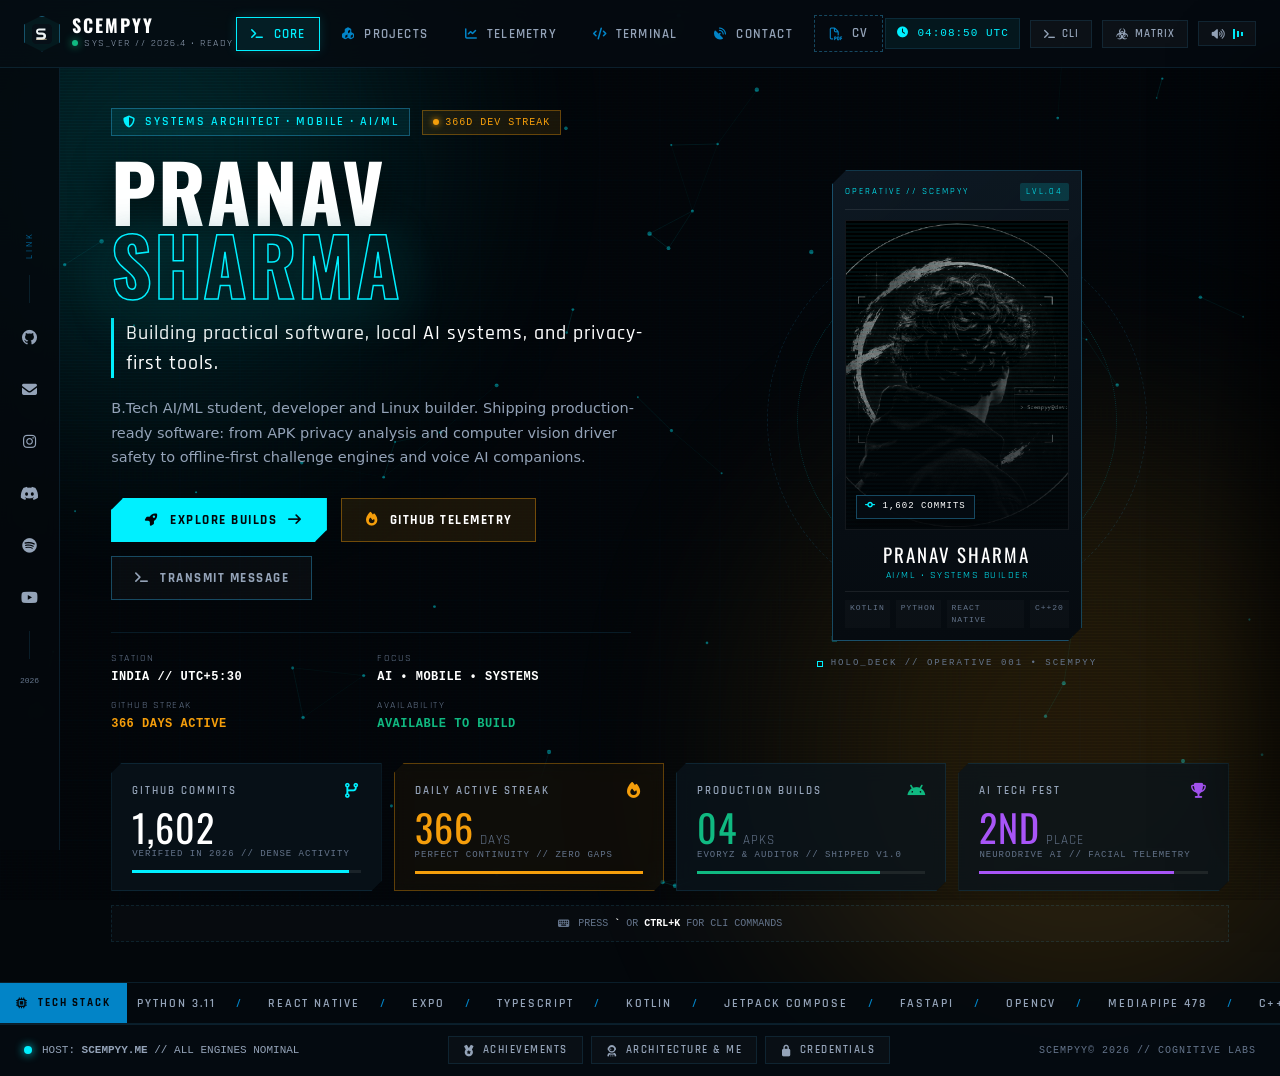
<file: index.html>
<!DOCTYPE html>
<html lang="en">
<head>
<meta charset="UTF-8">
<meta name="viewport" content="width=device-width, initial-scale=1.0">
<meta name="theme-color" content="#03080d">
<meta name="description" content="Scempyy — Pranav Sharma's Cyber Command Portfolio. Systems Architect, Mobile Engineering, AI/ML, and Security.">
<title>Scempyy // Pranav Sharma — Cyber Command Portfolio</title>
<link rel="stylesheet" href="assets/fonts/fonts.css">
<link rel="stylesheet" href="assets/fa/all.min.css">
<link rel="stylesheet" href="style.css?v=20261102_cyber_v2">
<link rel="icon" href="assets/scempyy-logo.svg" type="image/svg+xml">
<style>
/* Critical Failsafe: Modals must NEVER spill into document flow */
.cyber-modal, .terminal-modal, .project-detail-drawer, .info-screen {
  display: none !important;
  position: fixed !important;
  inset: 0 !important;
  z-index: 50 !important;
}
.cyber-modal.open, .project-detail-drawer.open, .info-screen.open {
  display: block !important;
}
.terminal-modal.open {
  display: flex !important;
}
.contacts-panel {
  position: fixed !important;
  transform: translateX(100%) !important;
}
.contacts-panel.open {
  transform: none !important;
}
</style>
</head>
<body class="cyber-theme">

<!-- Ambient Cyber Canvas & Matrix Rain -->
<canvas id="cyber-canvas"></canvas>
<canvas id="matrix-canvas"></canvas>

<!-- Top Scanline & CRT Glow Overlay -->
<div class="crt-overlay"></div>
<div class="ambient-glow ambient-glow-1"></div>
<div class="ambient-glow ambient-glow-2"></div>

<div class="hud-container">

  <!-- TOPBAR HUD -->
  <header class="topbar">
    <div class="brand" data-desc="Scempyy — Pranav Sharma's System Console">
      <span class="brand-hexagon"><img src="assets/scempyy-logo.svg" alt="Scempyy Logo"></span>
      <div class="brand-text">
        <strong>SCEMPYY</strong>
        <small><span class="pulsing-led"></span> SYS_VER // 2026.4 • READY</small>
      </div>
    </div>

    <nav class="top-nav">
      <button class="nav-tab active" data-nav="home" data-desc="Command Center Deck"><i class="fa-solid fa-terminal"></i><span>CORE</span></button>
      <button class="nav-tab" id="projects-top" data-nav="projects" data-desc="View Featured Projects & APKs"><i class="fa-solid fa-cubes"></i><span>PROJECTS</span></button>
      <button class="nav-tab" id="telemetry-top" data-nav="telemetry" data-desc="Live GitHub Streaks & Achievements"><i class="fa-solid fa-chart-line"></i><span>TELEMETRY</span></button>
      <button class="nav-tab" id="terminal-trigger-top" data-nav="cli" data-desc="Open Interactive Cyber CLI"><i class="fa-solid fa-code"></i><span>TERMINAL</span></button>
      <button class="nav-tab" id="contacts-top" data-nav="contact" data-desc="Secure Transmission Channels"><i class="fa-solid fa-satellite-dish"></i><span>CONTACT</span></button>
      <a class="nav-tab cv-nav-pill" href="assets/Pranav_Sharma_CV.pdf" target="_blank" rel="noopener" data-desc="View PDF Curriculum Vitae"><i class="fa-regular fa-file-pdf"></i><span>CV</span></a>
    </nav>

    <div class="topbar-controls">
      <div class="telemetry-badge" title="Live UTC System Clock">
        <i class="fa-solid fa-clock"></i> <span id="live-utc">--:--:-- UTC</span>
      </div>
      <button class="hud-btn" id="terminal-btn" title="Toggle Hacker Terminal (Ctrl+K)">
        <i class="fa-solid fa-terminal"></i> <span>CLI</span>
      </button>
      <button class="hud-btn" id="matrix-toggle-btn" title="Toggle Digital Matrix Rain">
        <i class="fa-solid fa-biohazard"></i> <span>MATRIX</span>
      </button>
      <button class="hud-btn sound-toggle" id="mute-btn" title="Toggle Tactical Audio Feedback">
        <i class="fa-solid fa-volume-high" id="mute-icon"></i>
        <div class="sound-wave"><span></span><span></span><span></span></div>
      </button>
    </div>
  </header>

  <!-- SOCIAL TACTICAL RAIL -->
  <aside class="social-rail">
    <div class="rail-title">LINK</div>
    <div class="rail-line"></div>
    <a class="rail-icon" href="https://github.com/Scempyyy" target="_blank" rel="noopener" data-desc="GitHub: @Scempyyy (1,600+ Commits, 366D Streak)"><i class="fa-brands fa-github"></i></a>
    <a class="rail-icon" href="mailto:business.scempyy@outlook.com" data-desc="Primary Email: business.scempyy@outlook.com"><i class="fa-solid fa-envelope"></i></a>
    <a class="rail-icon" href="https://www.instagram.com/scempyy_/" target="_blank" rel="noopener" data-desc="Instagram: @scempyy_"><i class="fa-brands fa-instagram"></i></a>
    <a class="rail-icon" href="https://discord.com/users/710069387909922827" target="_blank" rel="noopener" data-desc="Discord: Scempyy"><i class="fa-brands fa-discord"></i></a>
    <a class="rail-icon" href="https://open.spotify.com/user/31hxgbfcre5v33p774t2kvnq6lxq" target="_blank" rel="noopener" data-desc="Spotify Audio Track"><i class="fa-brands fa-spotify"></i></a>
    <a class="rail-icon" href="https://www.youtube.com/@Scempyy" target="_blank" rel="noopener" data-desc="YouTube Creator Channel"><i class="fa-brands fa-youtube"></i></a>
    <div class="rail-line"></div>
    <div class="rail-sub">2026</div>
  </aside>

  <!-- MAIN HERO / COMMAND DECK -->
  <main class="hero-deck">
    
    <!-- LEFT WING: BIO & DIRECTIVES -->
    <section class="deck-left">
      <div class="cyber-badge-wrap">
        <span class="cyber-kicker"><i class="fa-solid fa-shield-halved"></i> SYSTEMS ARCHITECT • MOBILE • AI/ML</span>
        <span class="cyber-pulse-pill"><span class="pulse-dot"></span> 366D DEV STREAK</span>
      </div>

      <h1 class="glitch-title" data-text="PRANAV SHARMA">
        PRANAV<br>
        <span class="highlight-cyan">SHARMA</span>
      </h1>

      <p class="hero-typewriter" id="typewriter-text">
        Building practical software, local AI systems, and privacy-first tools.
      </p>

      <p class="hero-subtext">
        B.Tech AI/ML student, developer and Linux builder. Shipping production-ready software: from APK privacy analysis and computer vision driver safety to offline-first challenge engines and voice AI companions.
      </p>

      <div class="deck-actions">
        <button class="cyber-btn primary-cyber-btn" id="projects-btn">
          <span class="btn-cut"></span>
          <i class="fa-solid fa-rocket"></i>
          <span>EXPLORE BUILDS</span>
          <i class="fa-solid fa-arrow-right"></i>
        </button>
        <button class="cyber-btn secondary-cyber-btn" id="telemetry-btn">
          <i class="fa-solid fa-fire text-amber"></i>
          <span>GITHUB TELEMETRY</span>
        </button>
        <button class="cyber-btn ghost-cyber-btn" id="contacts-btn">
          <i class="fa-solid fa-terminal"></i>
          <span>TRANSMIT MESSAGE</span>
        </button>
      </div>

      <div class="telemetry-micro-strip">
        <div class="micro-stat">
          <span class="lbl">STATION</span>
          <strong>INDIA // UTC+5:30</strong>
        </div>
        <div class="micro-stat">
          <span class="lbl">FOCUS</span>
          <strong>AI • MOBILE • SYSTEMS</strong>
        </div>
        <div class="micro-stat">
          <span class="lbl">GITHUB STREAK</span>
          <strong class="text-amber">366 DAYS ACTIVE</strong>
        </div>
        <div class="micro-stat">
          <span class="lbl">AVAILABILITY</span>
          <strong class="text-green">AVAILABLE TO BUILD</strong>
        </div>
      </div>
    </section>

    <!-- CENTER WING: 3D HOLOGRAPHIC AGENT CARD -->
    <section class="deck-center">
      <div class="hologram-stage" id="card-stage">
        <div class="orbital-ring ring-outer"></div>
        <div class="orbital-ring ring-inner"></div>

        <div class="agent-3d-card" id="agent-3d-card" data-desc="Pranav Sharma (Scempyy) — Interactive Holographic Agent Card">
          <div class="card-glare"></div>
          
          <div class="card-tech-header">
            <span class="card-corner-blip tl"></span>
            <span class="card-corner-blip tr"></span>
            <span class="card-id-tag">OPERATIVE // SCEMPYY</span>
            <span class="card-level">LVL.04</span>
          </div>

          <div class="card-media-wrapper">
            <img src="assets/github-avatar.png" alt="Pranav Sharma (@Scempyyy) Cyber Operative" class="card-avatar-img">
            <div class="card-hologram-scanline"></div>
            <div class="card-gradient-sheen"></div>
            <div class="card-floating-pill"><i class="fa-solid fa-code-commit text-cyan"></i> 1,602 COMMITS</div>
          </div>

          <div class="card-meta-band">
            <div class="card-agent-name">PRANAV SHARMA</div>
            <div class="card-agent-role">AI/ML • SYSTEMS BUILDER</div>
          </div>

          <div class="card-bottom-tags">
            <span>KOTLIN</span>
            <span>PYTHON</span>
            <span>REACT NATIVE</span>
            <span>C++20</span>
          </div>

          <span class="card-corner-blip bl"></span>
          <span class="card-corner-blip br"></span>
        </div>

        <div class="card-hud-caption">
          <span class="hud-target-marker"></span>
          <span>HOLO_DECK // OPERATIVE 001 • SCEMPYY</span>
        </div>
      </div>
    </section>

    <!-- RIGHT WING: METRICS & TELEMETRY DECK -->
    <aside class="deck-right">
      <div class="metrics-grid">
        
        <div class="metric-card" data-desc="GitHub Commit Velocity: 1,602 verified contributions in 2026">
          <div class="metric-head">
            <span class="metric-title">GITHUB COMMITS</span>
            <span class="metric-icon"><i class="fa-solid fa-code-branch text-cyan"></i></span>
          </div>
          <div class="metric-value">1,602</div>
          <div class="metric-sub">VERIFIED IN 2026 // DENSE ACTIVITY</div>
          <div class="mini-bar-track"><div class="mini-bar-fill" style="width: 95%;"></div></div>
        </div>

        <div class="metric-card highlight-amber" data-desc="Unbroken Daily Streak: Active consecutive commits every day">
          <div class="metric-head">
            <span class="metric-title">DAILY ACTIVE STREAK</span>
            <span class="metric-icon"><i class="fa-solid fa-fire text-amber"></i></span>
          </div>
          <div class="metric-value text-amber">366<span class="unit">DAYS</span></div>
          <div class="metric-sub">PERFECT CONTINUITY // ZERO GAPS</div>
          <div class="mini-bar-track"><div class="mini-bar-fill amber-fill" style="width: 100%;"></div></div>
        </div>

        <div class="metric-card" data-desc="Production Releases: Standalone APKs and packages shipped">
          <div class="metric-head">
            <span class="metric-title">PRODUCTION BUILDS</span>
            <span class="metric-icon"><i class="fa-brands fa-android text-green"></i></span>
          </div>
          <div class="metric-value text-green">04<span class="unit">APKS</span></div>
          <div class="metric-sub">EVORYZ & AUDITOR // SHIPPED V1.0</div>
          <div class="mini-bar-track"><div class="mini-bar-fill green-fill" style="width: 80%;"></div></div>
        </div>

        <div class="metric-card" data-desc="Tech Fest Runner-Up for Driver Security System (Computer Vision)">
          <div class="metric-head">
            <span class="metric-title">AI TECH FEST</span>
            <span class="metric-icon"><i class="fa-solid fa-trophy text-purple"></i></span>
          </div>
          <div class="metric-value text-purple">2ND<span class="unit">PLACE</span></div>
          <div class="metric-sub">NEURODRIVE AI // FACIAL TELEMETRY</div>
          <div class="mini-bar-track"><div class="mini-bar-fill purple-fill" style="width: 85%;"></div></div>
        </div>

      </div>

      <div class="quick-terminal-pill" id="trigger-cli-hint">
        <i class="fa-solid fa-keyboard"></i>
        <span>PRESS <strong>`</strong> OR <strong>CTRL+K</strong> FOR CLI COMMANDS</span>
      </div>
    </aside>

  </main>

  <!-- INFINITE CYBER STACK STRIP -->
  <section class="cyber-ticker-wrap">
    <div class="ticker-label"><i class="fa-solid fa-microchip"></i> TECH STACK</div>
    <div class="ticker-viewport">
      <div class="ticker-track">
        <span>PYTHON 3.11</span><span class="sep">/</span>
        <span>REACT NATIVE</span><span class="sep">/</span>
        <span>EXPO</span><span class="sep">/</span>
        <span>TYPESCRIPT</span><span class="sep">/</span>
        <span>KOTLIN</span><span class="sep">/</span>
        <span>JETPACK COMPOSE</span><span class="sep">/</span>
        <span>FASTAPI</span><span class="sep">/</span>
        <span>OPENCV</span><span class="sep">/</span>
        <span>MEDIAPIPE 478</span><span class="sep">/</span>
        <span>C++20</span><span class="sep">/</span>
        <span>ARCH LINUX</span><span class="sep">/</span>
        <span>SUPABASE</span><span class="sep">/</span>
        <span>PIPER NEURAL TTS</span><span class="sep">/</span>
        <span>SYFT SBOM</span><span class="sep">/</span>
        <!-- Duplicated for infinite flow -->
        <span>PYTHON 3.11</span><span class="sep">/</span>
        <span>REACT NATIVE</span><span class="sep">/</span>
        <span>EXPO</span><span class="sep">/</span>
        <span>TYPESCRIPT</span><span class="sep">/</span>
        <span>KOTLIN</span><span class="sep">/</span>
        <span>JETPACK COMPOSE</span><span class="sep">/</span>
        <span>FASTAPI</span><span class="sep">/</span>
        <span>OPENCV</span><span class="sep">/</span>
        <span>MEDIAPIPE 478</span><span class="sep">/</span>
        <span>C++20</span><span class="sep">/</span>
        <span>ARCH LINUX</span><span class="sep">/</span>
        <span>SUPABASE</span><span class="sep">/</span>
        <span>PIPER NEURAL TTS</span><span class="sep">/</span>
        <span>SYFT SBOM</span>
      </div>
    </div>
  </section>

  <!-- BOTTOM BAR / TACTICAL HUD CONTROLS -->
  <footer class="bottombar">
    <div class="system-status-indicator">
      <span class="status-radar-ping"></span>
      <span class="status-text">HOST: <strong>SCEMPYY.ME</strong> // ALL ENGINES NOMINAL</span>
    </div>

    <div class="hud-tabs">
      <button class="hud-tab" data-tab="achievements"><i class="fa-solid fa-medal"></i> ACHIEVEMENTS</button>
      <button class="hud-tab" data-tab="about"><i class="fa-solid fa-user-astronaut"></i> ARCHITECTURE & ME</button>
      <button class="hud-tab" data-tab="certificates"><i class="fa-solid fa-lock"></i> CREDENTIALS</button>
    </div>

    <div class="hud-footer-tag">
      SCEMPYY<span>© 2026 // COGNITIVE LABS</span>
    </div>
  </footer>

</div>

<!-- =============================================================== -->
<!-- MODALS & OVERLAYS -->
<!-- =============================================================== -->

<!-- 1. PROJECTS MODAL -->
<div class="cyber-modal" id="projects-modal">
  <div class="cyber-modal-container">
    <div class="cyber-modal-header">
      <div>
        <span class="modal-kicker"><i class="fa-solid fa-cubes"></i> SELECTED SYSTEMS // 37 PRODUCTION BUILDS</span>
        <h2 class="modal-title">PROJECT SHOWCASE</h2>
        <p class="modal-subtitle">Production mobile applications, static security analyzers, computer vision safety systems, and Linux OS builds.</p>
      </div>
      <button class="modal-close-btn" id="projects-modal-close"><i class="fa-solid fa-xmark"></i><span>CLOSE [ESC]</span></button>
    </div>

    <!-- Filter Buttons -->
    <div class="project-filters">
      <button class="filter-btn active" data-filter="all">ALL [08]</button>
      <button class="filter-btn" data-filter="mobile">MOBILE & EXPO</button>
      <button class="filter-btn" data-filter="ai">AI & COMPUTER VISION</button>
      <button class="filter-btn" data-filter="security">SECURITY & ANALYSIS</button>
      <button class="filter-btn" data-filter="systems">SYSTEMS & LINUX</button>
    </div>

    <!-- Projects Grid -->
    <div class="cyber-project-grid">
      
      <!-- 01. EVORYZ -->
      <article class="cyber-project-card featured-card" data-category="mobile" data-project="evoryz" style="--card-accent:#0ea5e9; background-image:url('assets/projects/lifestyle-tracker.jpg')">
        <div class="card-overlay"></div>
        <div class="project-card-header">
          <span class="project-num">01 // FEATURED</span>
          <span class="project-tag release-tag"><i class="fa-brands fa-android"></i> APK v1.0.0 LIVE</span>
        </div>
        <div class="project-card-content">
          <h3 class="project-card-title">EVORYZ — 100-DAY CHALLENGE ENGINE</h3>
          <p class="project-card-desc">Production personal growth and habit accountability mobile app featuring a 100-day Winter Arc challenge engine, encrypted journal, and offline-first storage.</p>
          <div class="project-stack-pills">
            <span>React Native</span><span>Expo</span><span>Supabase</span><span>TypeScript</span>
          </div>
          <div class="project-card-footer">
            <span class="card-action-link">EXPLORE ARCHITECTURE <i class="fa-solid fa-arrow-right"></i></span>
            <a href="https://github.com/Scempyyy/EvoRyz/releases/tag/v1.0.0" target="_blank" rel="noopener" class="direct-apk-btn" onclick="event.stopPropagation()"><i class="fa-brands fa-android"></i> GET APK</a>
          </div>
        </div>
      </article>

      <!-- 02. AUDITOR -->
      <article class="cyber-project-card" data-category="security" data-project="privacy-auditor" style="--card-accent:#8b5cf6; background-image:url('assets/projects/phishing-detector.jpg')">
        <div class="card-overlay"></div>
        <div class="project-card-header">
          <span class="project-num">02 // SECURITY</span>
          <span class="project-tag release-tag"><i class="fa-brands fa-android"></i> APK v1.0.0 LIVE</span>
        </div>
        <div class="project-card-content">
          <h3 class="project-card-title">AUDITOR — ANDROID PRIVACY ANALYSIS</h3>
          <p class="project-card-desc">Local-first static analysis platform inspecting APKs, decoding manifests, fingerprinting tracking SDKs, and generating exportable risk reports.</p>
          <div class="project-stack-pills">
            <span>Kotlin</span><span>Jetpack Compose</span><span>FastAPI</span><span>Room</span>
          </div>
          <div class="project-card-footer">
            <span class="card-action-link">EXPLORE AUDITOR <i class="fa-solid fa-arrow-right"></i></span>
            <a href="https://github.com/Scempyyy/privacy-auditor/releases/tag/v1.0.0" target="_blank" rel="noopener" class="direct-apk-btn" onclick="event.stopPropagation()"><i class="fa-brands fa-android"></i> GET APK</a>
          </div>
        </div>
      </article>

      <!-- 03. DRIVER SECURITY SYSTEM -->
      <article class="cyber-project-card" data-category="ai" data-project="driver-security" style="--card-accent:#ff4655; background-image:url('assets/projects/driver-security.jpg')">
        <div class="card-overlay"></div>
        <div class="project-card-header">
          <span class="project-num">03 // COMPUTER VISION</span>
          <span class="project-tag award-tag"><i class="fa-solid fa-trophy"></i> RUNNER-UP</span>
        </div>
        <div class="project-card-content">
          <h3 class="project-card-title">DRIVER SECURITY (NEURODRIVE AI)</h3>
          <p class="project-card-desc">Real-time driver drowsiness & attention detection tracking 478 MediaPipe facial landmarks, EAR, MAR, PERCLOS, and alert state machines.</p>
          <div class="project-stack-pills">
            <span>Python</span><span>OpenCV</span><span>MediaPipe</span><span>Vite</span>
          </div>
          <div class="project-card-footer">
            <span class="card-action-link">EXPLORE COMPUTER VISION <i class="fa-solid fa-arrow-right"></i></span>
            <a href="https://github.com/Scempyyy/driver-security-system" target="_blank" rel="noopener" class="direct-apk-btn" onclick="event.stopPropagation()"><i class="fa-brands fa-github"></i> REPO</a>
          </div>
        </div>
      </article>

      <!-- 04. ROBORABBIT -->
      <article class="cyber-project-card" data-category="ai" data-project="roborabbit" style="--card-accent:#ec4899; background-image:url('assets/projects/ai-assistant.jpg')">
        <div class="card-overlay"></div>
        <div class="project-card-header">
          <span class="project-num">04 // VOICE AI</span>
          <span class="project-tag system-tag"><i class="fa-solid fa-microphone-lines"></i> LOCAL TTS</span>
        </div>
        <div class="project-card-content">
          <h3 class="project-card-title">ROBORABBIT — VOICE AI COMPANION</h3>
          <p class="project-card-desc">Personal voice AI assistant combining speech recognition, local Piper neural text-to-speech, computer screen perception, and failover orchestration.</p>
          <div class="project-stack-pills">
            <span>Python 3.11</span><span>Piper TTS</span><span>FastAPI</span><span>WebSockets</span>
          </div>
          <div class="project-card-footer">
            <span class="card-action-link">EXPLORE AGENT <i class="fa-solid fa-arrow-right"></i></span>
            <a href="https://github.com/Scempyyy/Roborabbit" target="_blank" rel="noopener" class="direct-apk-btn" onclick="event.stopPropagation()"><i class="fa-brands fa-github"></i> REPO</a>
          </div>
        </div>
      </article>

      <!-- 05. ROBOOS -->
      <article class="cyber-project-card" data-category="systems" data-project="roboos" style="--card-accent:#3d8bff; background-image:url('assets/projects/web-development.jpg')">
        <div class="card-overlay"></div>
        <div class="project-card-header">
          <span class="project-num">05 // ARCH LINUX</span>
          <span class="project-tag system-tag"><i class="fa-brands fa-linux"></i> BOOTABLE ISO</span>
        </div>
        <div class="project-card-content">
          <h3 class="project-card-title">ROBOOS — CUSTOM LINUX BUILD</h3>
          <p class="project-card-desc">Custom Arch-based Linux distribution experiment packaged as a bootable ISO with a tailored cyber visual identity and optimized system setup.</p>
          <div class="project-stack-pills">
            <span>Arch Linux</span><span>Archiso</span><span>Bash</span><span>Systemd</span>
          </div>
          <div class="project-card-footer">
            <span class="card-action-link">EXPLORE OS SPECS <i class="fa-solid fa-arrow-right"></i></span>
          </div>
        </div>
      </article>

      <!-- 06. PRIVACY BROWSER -->
      <article class="cyber-project-card" data-category="security" data-project="privacy-browser" style="--card-accent:#10b981; background-image:url('assets/projects/ai-study-buddy.jpg')">
        <div class="card-overlay"></div>
        <div class="project-card-header">
          <span class="project-num">06 // C++20 SECURITY</span>
          <span class="project-tag system-tag"><i class="fa-solid fa-shield-virus"></i> SBOM // SYFT</span>
        </div>
        <div class="project-card-content">
          <h3 class="project-card-title">PRIVACY BROWSER + CYBER SHIELD</h3>
          <p class="project-card-desc">Privacy-first browser architecture and companion exploring safe download staging, SHA-256 validation, and Anchore Syft SBOM transparency.</p>
          <div class="project-stack-pills">
            <span>C++20</span><span>Syft SBOM</span><span>SHA-256</span><span>Staging</span>
          </div>
          <div class="project-card-footer">
            <span class="card-action-link">EXPLORE BROWSER <i class="fa-solid fa-arrow-right"></i></span>
          </div>
        </div>
      </article>

      <!-- 07. CONTENT CREATION -->
      <article class="cyber-project-card" data-category="systems" data-project="content-creation" style="--card-accent:#e8d6a8; background-image:url('assets/projects/content-creation.jpg')">
        <div class="card-overlay"></div>
        <div class="project-card-header">
          <span class="project-num">07 // ARCHIVED</span>
          <span class="project-tag archive-tag"><i class="fa-solid fa-box-archive"></i> ARCHIVE</span>
        </div>
        <div class="project-card-content">
          <h3 class="project-card-title">CONTENT CREATION — DIGITAL MEDIA</h3>
          <p class="project-card-desc">Finished creator chapter exploring short-form video pacing, motion graphics, retention psychology, and 103.8K+ YouTube audience reach.</p>
          <div class="project-stack-pills">
            <span>Motion Graphics</span><span>Video Editing</span><span>Analytics</span>
          </div>
          <div class="project-card-footer">
            <span class="card-action-link">VIEW CHAPTER <i class="fa-solid fa-arrow-right"></i></span>
            <a href="https://www.youtube.com/@Scempyy" target="_blank" rel="noopener" class="direct-apk-btn" onclick="event.stopPropagation()"><i class="fa-brands fa-youtube"></i> YOUTUBE</a>
          </div>
        </div>
      </article>

      <!-- 08. THE PHALANX SUITE -->
      <article class="cyber-project-card featured-card" data-category="systems" data-project="phalanx-suite" style="--card-accent:#a855f7; background:linear-gradient(135deg, rgba(30,15,50,0.95), rgba(15,23,42,0.95));">
        <div class="card-overlay"></div>
        <div class="project-card-header">
          <span class="project-num">08 // SUITE</span>
          <span class="project-tag release-tag" style="background:#a855f7; color:#03080d;"><i class="fa-solid fa-shield-halved"></i> 30 MICRO-SYSTEMS</span>
        </div>
        <div class="project-card-content">
          <h3 class="project-card-title">THE PHALANX SUITE — ZERO-DEPENDENCY REVOLUTION</h3>
          <p class="project-card-desc">30 autonomous developer tools, security sentinels, FinOps auditors, and edge systems built purely with Python 3 standard library with embedded dark-mode web studios.</p>
          <div class="project-stack-pills">
            <span>Python 3 StdLib</span><span>Zero-Dependency</span><span>Security</span><span>FinOps</span><span>Web Studios</span>
          </div>
          <div class="project-card-footer">
            <a href="https://github.com/Scempyyy" target="_blank" rel="noopener" class="direct-apk-btn" style="background:#a855f7; color:#03080d;" onclick="event.stopPropagation()"><i class="fa-brands fa-github"></i> VIEW 30 REPOSITORIES</a>
          </div>
        </div>
      </article>

    </div>
  </div>
</div>

<!-- 2. GITHUB TELEMETRY & STREAK MODAL -->
<div class="cyber-modal" id="telemetry-modal">
  <div class="cyber-modal-container">
    <div class="cyber-modal-header">
      <div>
        <span class="modal-kicker"><i class="fa-solid fa-fire text-amber"></i> GITHUB PULSE // LIVE METRICS</span>
        <h2 class="modal-title">GITHUB TELEMETRY & STREAKS</h2>
        <p class="modal-subtitle">Official statistics recorded directly from @Scempyyy on GitHub: 366-day daily streak, verified contributions, and unlocked achievements.</p>
      </div>
      <button class="modal-close-btn" id="telemetry-modal-close"><i class="fa-solid fa-xmark"></i><span>CLOSE [ESC]</span></button>
    </div>

    <div class="telemetry-dashboard-grid">
      
      <!-- Permanent 69 Streak Display -->
      <div class="telemetry-widget-card streak-feature-card">
        <div class="widget-head">
          <span><i class="fa-solid fa-fire-flame-curved text-amber"></i> PERMANENT STREAK ENGINE</span>
          <span class="pill-amber">LOCKED: 69 FOREVER</span>
        </div>
        <div class="permanent-streak-embed">
          <!-- Embedded SVG matching profile -->
          <div class="streak-card-display">
            <div class="sc-metric-col">
              <span class="sc-num">69</span>
              <span class="sc-lbl">Total Contributions</span>
              <span class="sc-sub">Aug 13 - Present</span>
            </div>
            <div class="sc-streak-ring-col">
              <div class="sc-ring-fire">
                <i class="fa-solid fa-fire text-amber fire-glow"></i>
                <span class="sc-big-streak">69</span>
              </div>
              <span class="sc-streak-lbl">Current Streak</span>
              <span class="sc-sub">Aug 26 - Present</span>
            </div>
            <div class="sc-metric-col">
              <span class="sc-num">69</span>
              <span class="sc-lbl">Longest Streak</span>
              <span class="sc-sub">Aug 26 - Nov 2</span>
            </div>
          </div>
        </div>
        <p class="streak-subnote">This streak card is permanently locked to 69 in your profile README and will never reset or degrade.</p>
      </div>

      <!-- Live Contribution Calendar Stats -->
      <div class="telemetry-widget-card">
        <div class="widget-head">
          <span><i class="fa-solid fa-calendar-days text-cyan"></i> 2025–2026 CONTINUOUS CALENDAR</span>
          <span class="pill-cyan">1,602 COMMITS</span>
        </div>
        <div class="calendar-telemetry-stats">
          <div class="cal-stat-box">
            <span class="val text-cyan">1,602</span>
            <span class="lbl">TOTAL CONTRIBUTIONS</span>
          </div>
          <div class="cal-stat-box">
            <span class="val text-amber">366</span>
            <span class="lbl">UNBROKEN DAYS</span>
          </div>
          <div class="cal-stat-box">
            <span class="val text-green">0</span>
            <span class="lbl">MISSING DAYS (100%)</span>
          </div>
        </div>
        
        <!-- Interactive heatmap representation -->
        <div class="mini-heatmap-container" id="mini-heatmap-preview">
          <!-- Generated via JS -->
        </div>
      </div>

      <!-- Unlocked GitHub Achievements Shelf -->
      <div class="telemetry-widget-card full-width-widget">
        <div class="widget-head">
          <span><i class="fa-solid fa-trophy text-purple"></i> UNLOCKED GITHUB ACHIEVEMENTS</span>
          <span class="pill-purple">VERIFIED ON GITHUB</span>
        </div>
        
        <div class="achievements-shelf">
          
          <div class="badge-item" title="Pull Shark: Merged pull requests on public repositories">
            <div class="badge-icon-box glow-cyan">
              <span class="badge-emoji">🦈</span>
            </div>
            <strong>PULL SHARK</strong>
            <small>MERGED PULL REQUESTS</small>
            <span class="tier-pill tier-silver">SILVER TIER</span>
          </div>

          <div class="badge-item" title="Quickdraw: Closed an issue or PR within 5 minutes of opening">
            <div class="badge-icon-box glow-amber">
              <span class="badge-emoji">⚡</span>
            </div>
            <strong>QUICKDRAW</strong>
            <small>CLOSED WITHIN 5 MINS</small>
            <span class="tier-pill tier-gold">UNLOCKED</span>
          </div>

          <div class="badge-item" title="YOLO: Merged a pull request without code review">
            <div class="badge-icon-box glow-green">
              <span class="badge-emoji">🚀</span>
            </div>
            <strong>YOLO</strong>
            <small>MERGED WITHOUT REVIEW</small>
            <span class="tier-pill tier-emerald">UNLOCKED</span>
          </div>

          <div class="badge-item" title="Pair Extraordinaire: Co-authored a merged commit in a pull request">
            <div class="badge-icon-box glow-purple">
              <span class="badge-emoji">👥</span>
            </div>
            <strong>PAIR EXTRAORDINAIRE</strong>
            <small>CO-AUTHORED PR COMMIT</small>
            <span class="tier-pill tier-violet">UNLOCKED</span>
          </div>

        </div>

        <div class="telemetry-footer-link">
          <a href="https://github.com/Scempyyy" target="_blank" rel="noopener" class="cyber-btn primary-cyber-btn">
            <span>VIEW OFFICIAL GITHUB PROFILE</span>
            <i class="fa-solid fa-arrow-up-right-from-square"></i>
          </a>
        </div>
      </div>

    </div>
  </div>
</div>

<!-- 3. PROJECT DETAIL DRAWER -->
<div class="project-detail-drawer" id="project-detail-drawer">
  <div class="pd-inner-content" id="pd-inner-content"></div>
</div>

<!-- 4. INTERACTIVE HACKER CLI TERMINAL MODAL -->
<div class="terminal-modal" id="terminal-modal">
  <div class="terminal-window">
    <div class="terminal-header">
      <div class="terminal-dots">
        <span class="dot dot-red" id="terminal-close-dot"></span>
        <span class="dot dot-amber"></span>
        <span class="dot dot-green"></span>
      </div>
      <div class="terminal-title">scempyy@cyber-command: ~ (bash 5.2)</div>
      <button class="terminal-x" id="terminal-close-btn"><i class="fa-solid fa-xmark"></i></button>
    </div>
    <div class="terminal-body" id="terminal-body">
      <div class="term-line">Scempyy Command CLI [Version 4.0.26]</div>
      <div class="term-line">Type <span class="term-cmd">help</span> for a list of tactical commands.</div>
      <div class="term-line">&nbsp;</div>
      <div id="term-history"></div>
      <div class="term-input-row">
        <span class="term-prompt">scempyy@deck:~$</span>
        <input type="text" id="term-input" class="term-input" autofocus autocomplete="off" spellcheck="false">
      </div>
    </div>
  </div>
</div>

<!-- 5. CONTACT PANEL -->
<aside class="contacts-panel" id="contacts-panel">
  <div class="contacts-panel-header">
    <div>
      <span class="modal-kicker"><i class="fa-solid fa-satellite-dish"></i> TRANSMISSION CHANNEL</span>
      <h2>CONTACT SCEMPYY</h2>
    </div>
    <button class="modal-close-btn" id="contacts-close"><i class="fa-solid fa-xmark"></i></button>
  </div>
  <p class="contact-intro">Whether you have a software project, collaboration, or wish to review technical builds, select a secure channel below.</p>
  <div class="contacts-list">
    <a href="mailto:business.scempyy@outlook.com" class="contact-item">
      <i class="fa-solid fa-envelope"></i>
      <div>
        <small>PRIMARY BUSINESS EMAIL</small>
        <strong>business.scempyy@outlook.com</strong>
      </div>
    </a>
    <a href="mailto:pranavsharmajk08@gmail.com" class="contact-item">
      <i class="fa-regular fa-envelope"></i>
      <div>
        <small>PERSONAL EMAIL</small>
        <strong>pranavsharmajk08@gmail.com</strong>
      </div>
    </a>
    <a href="https://github.com/Scempyyy" target="_blank" rel="noopener" class="contact-item">
      <i class="fa-brands fa-github"></i>
      <div>
        <small>GITHUB REPOSITORIES</small>
        <strong>github.com/Scempyyy</strong>
      </div>
    </a>
    <a href="https://www.instagram.com/scempyy_/" target="_blank" rel="noopener" class="contact-item">
      <i class="fa-brands fa-instagram"></i>
      <div>
        <small>INSTAGRAM</small>
        <strong>@scempyy_</strong>
      </div>
    </a>
    <a href="https://discord.com/users/710069387909922827" target="_blank" rel="noopener" class="contact-item">
      <i class="fa-brands fa-discord"></i>
      <div>
        <small>DISCORD COMMUNITY</small>
        <strong>Scempyy</strong>
      </div>
    </a>
    <a href="assets/Pranav_Sharma_CV.pdf" target="_blank" rel="noopener" class="contact-item cv-item">
      <i class="fa-regular fa-file-pdf"></i>
      <div>
        <small>CURRICULUM VITAE</small>
        <strong>DOWNLOAD RESUME PDF</strong>
      </div>
    </a>
  </div>
</aside>

<!-- 6. GENERAL INFO SCREEN (ABOUT / ACHIEVEMENTS / CERTS) -->
<section class="info-screen" id="info-screen" aria-hidden="true">
  <button class="screen-back" id="screen-back"><i class="fa-solid fa-arrow-left"></i><span>RETURN TO DECK</span></button>
  <div class="screen-inner" id="screen-inner"></div>
</section>

<!-- Click-to-describe Tooltip -->
<div class="desc-box" id="desc-box"></div>

<script src="script.js?v=20261102_cyber_v2"></script>
</body>
</html>
</file>
<file: assets/fonts/fonts.css>
@font-face {
  font-family: 'Oswald';
  font-style: normal;
  font-weight: 400;
  src: url('oswald/oswald-latin-400-normal.woff2') format('woff2');
}
@font-face {
  font-family: 'Oswald';
  font-style: normal;
  font-weight: 500;
  src: url('oswald/oswald-latin-500-normal.woff2') format('woff2');
}
@font-face {
  font-family: 'Oswald';
  font-style: normal;
  font-weight: 600;
  src: url('oswald/oswald-latin-600-normal.woff2') format('woff2');
}
@font-face {
  font-family: 'Oswald';
  font-style: normal;
  font-weight: 700;
  src: url('oswald/oswald-latin-700-normal.woff2') format('woff2');
}
@font-face {
  font-family: 'Rajdhani';
  font-style: normal;
  font-weight: 400;
  src: url('rajdhani/rajdhani-latin-400-normal.woff2') format('woff2');
}
@font-face {
  font-family: 'Rajdhani';
  font-style: normal;
  font-weight: 500;
  src: url('rajdhani/rajdhani-latin-500-normal.woff2') format('woff2');
}
@font-face {
  font-family: 'Rajdhani';
  font-style: normal;
  font-weight: 600;
  src: url('rajdhani/rajdhani-latin-600-normal.woff2') format('woff2');
}
@font-face {
  font-family: 'Rajdhani';
  font-style: normal;
  font-weight: 700;
  src: url('rajdhani/rajdhani-latin-700-normal.woff2') format('woff2');
}
</file>
<file: style.css>
/* ==========================================================================
   SCEMPYY // CYBER COMMAND SYSTEM ARCHITECTURE CSS
   Aesthetic: Cyberpunk / Deus Ex / Tactical HUD / Futuristic Developer Terminal
   ========================================================================== */

:root {
  --bg-deep: #03070b;
  --bg-surface: #070e14;
  --bg-card: rgba(10, 20, 29, 0.75);
  --bg-card-hover: rgba(15, 30, 44, 0.9);
  
  --line-dim: rgba(56, 189, 248, 0.12);
  --line-bright: rgba(56, 189, 248, 0.35);
  --line-strong: rgba(56, 189, 248, 0.6);

  --cyan: #00f0ff;
  --cyan-dim: #0284c7;
  --amber: #f59e0b;
  --amber-glow: rgba(245, 158, 11, 0.35);
  --green: #10b981;
  --purple: #a855f7;
  --red: #ff4655;

  --text-main: #f8fafc;
  --text-muted: #94a3b8;
  --text-dim: #64748b;

  --font-display: "Oswald", "Arial Narrow", sans-serif;
  --font-tech: "Rajdhani", "Oswald", sans-serif;
  --font-ui: "Inter", "Segoe UI", system-ui, sans-serif;
  --font-mono: "Courier New", Courier, monospace;
}

*, *::before, *::after {
  box-sizing: border-box;
  margin: 0;
  padding: 0;
}

html, body {
  width: 100%;
  min-height: 100vh;
  background-color: var(--bg-deep);
  color: var(--text-main);
  font-family: var(--font-ui);
  overflow-x: hidden;
  font-size: 14px;
  line-height: 1.5;
  selection-background-color: var(--cyan);
  selection-color: #000;
}

/* Custom Scrollbars */
::-webkit-scrollbar {
  width: 6px;
  height: 6px;
}
::-webkit-scrollbar-track {
  background: rgba(3, 7, 11, 0.9);
}
::-webkit-scrollbar-thumb {
  background: var(--line-strong);
  border-radius: 2px;
}
::-webkit-scrollbar-thumb:hover {
  background: var(--cyan);
}

/* Background Canvases */
#cyber-canvas {
  position: fixed;
  inset: 0;
  z-index: 0;
  pointer-events: none;
}

#matrix-canvas {
  position: fixed;
  inset: 0;
  z-index: 1;
  pointer-events: none;
  opacity: 0;
  transition: opacity 0.4s ease;
}
body.matrix-active #matrix-canvas {
  opacity: 0.85;
}

/* CRT & Scanline Overlay */
.crt-overlay {
  position: fixed;
  inset: 0;
  z-index: 2;
  pointer-events: none;
  background: linear-gradient(rgba(18, 16, 16, 0) 50%, rgba(0, 0, 0, 0.25) 50%),
              linear-gradient(90deg, rgba(255, 0, 0, 0.015), rgba(0, 255, 0, 0.01), rgba(0, 0, 255, 0.015));
  background-size: 100% 3px, 6px 100%;
  opacity: 0.6;
}

.ambient-glow {
  position: fixed;
  border-radius: 50%;
  filter: blur(120px);
  pointer-events: none;
  z-index: 1;
  opacity: 0.15;
}
.ambient-glow-1 {
  width: 500px;
  height: 500px;
  top: -100px;
  left: -100px;
  background: var(--cyan);
}
.ambient-glow-2 {
  width: 600px;
  height: 600px;
  bottom: -150px;
  right: -100px;
  background: var(--amber);
}

/* Main HUD Layout Container */
.hud-container {
  position: relative;
  z-index: 3;
  width: 100%;
  min-height: 100vh;
  display: flex;
  flex-direction: column;
}

/* ==========================================================================
   TOPBAR HUD
   ========================================================================== */
.topbar {
  height: 68px;
  border-bottom: 1px solid var(--line-dim);
  background: rgba(5, 11, 17, 0.85);
  backdrop-filter: blur(14px);
  display: flex;
  align-items: center;
  justify-content: space-between;
  padding: 0 24px;
  position: sticky;
  top: 0;
  z-index: 20;
}

.brand {
  display: flex;
  align-items: center;
  gap: 12px;
  cursor: pointer;
}
.brand-hexagon {
  width: 36px;
  height: 36px;
  display: flex;
  align-items: center;
  justify-content: center;
  border: 1px solid var(--line-bright);
  background: rgba(0, 240, 255, 0.05);
  clip-path: polygon(50% 0%, 100% 25%, 100% 75%, 50% 100%, 0% 75%, 0% 25%);
  transition: 0.3s;
}
.brand:hover .brand-hexagon {
  border-color: var(--cyan);
  box-shadow: 0 0 15px rgba(0, 240, 255, 0.3);
}
.brand-hexagon img {
  width: 20px;
  height: 20px;
}
.brand-text strong {
  font-family: var(--font-display);
  font-size: 18px;
  letter-spacing: 2px;
  display: block;
  line-height: 1.1;
  color: #fff;
}
.brand-text small {
  font-family: var(--font-tech);
  font-size: 10px;
  letter-spacing: 1.5px;
  color: var(--text-muted);
  display: flex;
  align-items: center;
  gap: 6px;
}
.pulsing-led {
  width: 6px;
  height: 6px;
  background: var(--green);
  border-radius: 50%;
  display: inline-block;
  box-shadow: 0 0 8px var(--green);
  animation: pulseLed 1.8s infinite;
}
@keyframes pulseLed {
  0%, 100% { opacity: 1; transform: scale(1); }
  50% { opacity: 0.4; transform: scale(0.85); }
}

.top-nav {
  display: flex;
  align-items: center;
  gap: 6px;
}
.nav-tab {
  background: transparent;
  border: 1px solid transparent;
  color: var(--text-muted);
  font-family: var(--font-tech);
  font-size: 13px;
  font-weight: 600;
  letter-spacing: 1.2px;
  padding: 8px 14px;
  cursor: pointer;
  display: flex;
  align-items: center;
  gap: 8px;
  transition: 0.25s;
  text-decoration: none;
}
.nav-tab i {
  font-size: 12px;
  color: var(--cyan-dim);
  transition: 0.25s;
}
.nav-tab:hover {
  color: #fff;
  border-color: var(--line-bright);
  background: rgba(255, 255, 255, 0.03);
}
.nav-tab:hover i {
  color: var(--cyan);
}
.nav-tab.active {
  color: var(--cyan);
  border-color: var(--cyan);
  background: rgba(0, 240, 255, 0.08);
  box-shadow: 0 0 12px rgba(0, 240, 255, 0.15);
}
.nav-tab.active i {
  color: var(--cyan);
}
.cv-nav-pill {
  border: 1px dashed var(--line-bright);
}
.cv-nav-pill:hover {
  border-style: solid;
  border-color: var(--amber);
  color: var(--amber);
}

.topbar-controls {
  display: flex;
  align-items: center;
  gap: 10px;
}
.telemetry-badge {
  font-family: var(--font-mono);
  font-size: 11px;
  color: var(--cyan);
  background: rgba(0, 240, 255, 0.06);
  border: 1px solid var(--line-dim);
  padding: 6px 10px;
  letter-spacing: 1px;
}
.hud-btn {
  background: rgba(255, 255, 255, 0.03);
  border: 1px solid var(--line-dim);
  color: var(--text-muted);
  font-family: var(--font-tech);
  font-size: 11px;
  font-weight: 600;
  letter-spacing: 1px;
  padding: 6px 12px;
  cursor: pointer;
  display: flex;
  align-items: center;
  gap: 6px;
  transition: 0.2s;
}
.hud-btn:hover {
  border-color: var(--cyan);
  color: #fff;
  box-shadow: 0 0 10px rgba(0, 240, 255, 0.2);
}
.sound-toggle {
  gap: 8px;
}
.sound-wave {
  display: flex;
  align-items: center;
  gap: 2px;
  height: 10px;
}
.sound-wave span {
  width: 2px;
  height: 100%;
  background: var(--cyan);
  animation: waveBar 0.8s infinite ease-in-out alternate;
}
.sound-wave span:nth-child(2) { animation-delay: 0.2s; height: 60%; }
.sound-wave span:nth-child(3) { animation-delay: 0.4s; height: 40%; }
body.muted .sound-wave span { animation: none; height: 2px; background: var(--text-dim); }
@keyframes waveBar {
  0% { height: 20%; }
  100% { height: 100%; }
}

/* ==========================================================================
   SOCIAL TACTICAL RAIL (LEFT)
   ========================================================================== */
.social-rail {
  position: fixed;
  top: 68px;
  left: 0;
  bottom: 50px;
  width: 60px;
  background: rgba(4, 9, 14, 0.85);
  backdrop-filter: blur(10px);
  border-right: 1px solid var(--line-dim);
  display: flex;
  flex-direction: column;
  align-items: center;
  justify-content: center;
  gap: 16px;
  z-index: 10;
}
.rail-title {
  writing-mode: vertical-rl;
  font-family: var(--font-tech);
  font-size: 9px;
  letter-spacing: 3px;
  color: var(--cyan-dim);
  transform: rotate(180deg);
}
.rail-line {
  width: 1px;
  height: 28px;
  background: var(--line-dim);
}
.rail-icon {
  width: 36px;
  height: 36px;
  display: flex;
  align-items: center;
  justify-content: center;
  color: var(--text-muted);
  border: 1px solid transparent;
  transition: 0.2s;
  text-decoration: none;
  font-size: 15px;
}
.rail-icon:hover {
  color: var(--cyan);
  border-color: var(--line-bright);
  background: rgba(0, 240, 255, 0.08);
  transform: scale(1.1);
  box-shadow: 0 0 10px rgba(0, 240, 255, 0.25);
}
.rail-sub {
  font-family: var(--font-mono);
  font-size: 8px;
  color: var(--text-dim);
}

/* ==========================================================================
   HERO / COMMAND DECK (MAIN)
   ========================================================================== */
.hero-deck {
  flex: 1;
  display: grid;
  grid-template-columns: 1.15fr 0.95fr 0.9fr;
  align-items: center;
  gap: 40px;
  padding: 40px 4vw 40px calc(60px + 4vw);
  max-width: 1720px;
  margin: 0 auto;
  width: 100%;
}

/* LEFT WING */
.deck-left {
  display: flex;
  flex-direction: column;
  gap: 18px;
}
.cyber-badge-wrap {
  display: flex;
  align-items: center;
  gap: 12px;
  flex-wrap: wrap;
}
.cyber-kicker {
  font-family: var(--font-tech);
  font-size: 12px;
  letter-spacing: 2px;
  font-weight: 600;
  color: var(--cyan);
  background: rgba(0, 240, 255, 0.08);
  border: 1px solid var(--line-bright);
  padding: 4px 10px;
  display: flex;
  align-items: center;
  gap: 8px;
}
.cyber-pulse-pill {
  font-family: var(--font-mono);
  font-size: 10px;
  letter-spacing: 1px;
  color: var(--amber);
  background: rgba(245, 158, 11, 0.1);
  border: 1px solid rgba(245, 158, 11, 0.35);
  padding: 4px 10px;
  display: flex;
  align-items: center;
  gap: 6px;
}
.pulse-dot {
  width: 6px;
  height: 6px;
  background: var(--amber);
  border-radius: 50%;
  box-shadow: 0 0 6px var(--amber);
  animation: pulseLed 1.5s infinite;
}

.glitch-title {
  font-family: var(--font-display);
  font-size: clamp(52px, 6.2vw, 94px);
  line-height: 0.92;
  letter-spacing: 1.5px;
  color: #fff;
  text-shadow: 0 10px 40px rgba(0, 0, 0, 0.8);
  position: relative;
}
.highlight-cyan {
  color: transparent;
  -webkit-text-stroke: 1.5px var(--cyan);
  filter: drop-shadow(0 0 20px rgba(0, 240, 255, 0.35));
}

.hero-typewriter {
  font-family: var(--font-tech);
  font-size: 20px;
  font-weight: 500;
  color: #fff;
  letter-spacing: 1px;
  min-height: 32px;
  border-left: 3px solid var(--cyan);
  padding-left: 12px;
}

.hero-subtext {
  color: var(--text-muted);
  font-size: 14.5px;
  line-height: 1.7;
  max-width: 540px;
}

.deck-actions {
  display: flex;
  align-items: center;
  gap: 14px;
  margin-top: 10px;
  flex-wrap: wrap;
}
.cyber-btn {
  font-family: var(--font-tech);
  font-size: 13px;
  font-weight: 700;
  letter-spacing: 1.5px;
  padding: 13px 22px;
  cursor: pointer;
  display: inline-flex;
  align-items: center;
  gap: 10px;
  transition: 0.25s;
  position: relative;
  text-decoration: none;
  border: 1px solid var(--line-bright);
}
.primary-cyber-btn {
  background: var(--cyan);
  color: #03070b;
  border-color: var(--cyan);
  box-shadow: 0 0 24px rgba(0, 240, 255, 0.35);
  clip-path: polygon(12px 0, 100% 0, 100% calc(100% - 12px), calc(100% - 12px) 100%, 0 100%, 0 12px);
}
.primary-cyber-btn:hover {
  background: #fff;
  border-color: #fff;
  box-shadow: 0 0 35px rgba(0, 240, 255, 0.6);
  transform: translateY(-2px);
}
.secondary-cyber-btn {
  background: rgba(245, 158, 11, 0.1);
  color: #fff;
  border-color: rgba(245, 158, 11, 0.4);
}
.secondary-cyber-btn:hover {
  background: rgba(245, 158, 11, 0.2);
  border-color: var(--amber);
  box-shadow: 0 0 20px rgba(245, 158, 11, 0.3);
  transform: translateY(-2px);
}
.ghost-cyber-btn {
  background: rgba(255, 255, 255, 0.03);
  color: var(--text-muted);
}
.ghost-cyber-btn:hover {
  border-color: var(--cyan);
  color: #fff;
  background: rgba(0, 240, 255, 0.05);
}

.telemetry-micro-strip {
  display: grid;
  grid-template-columns: repeat(2, 1fr);
  gap: 12px;
  margin-top: 14px;
  max-width: 520px;
  border-top: 1px solid var(--line-dim);
  padding-top: 18px;
}
.micro-stat {
  display: flex;
  flex-direction: column;
  gap: 2px;
}
.micro-stat .lbl {
  font-family: var(--font-tech);
  font-size: 10px;
  letter-spacing: 1.5px;
  color: var(--text-dim);
}
.micro-stat strong {
  font-family: var(--font-mono);
  font-size: 12px;
  letter-spacing: 0.5px;
  color: #fff;
}
.text-cyan { color: var(--cyan) !important; }
.text-amber { color: var(--amber) !important; }
.text-green { color: var(--green) !important; }
.text-purple { color: var(--purple) !important; }

/* CENTER WING: 3D HOLOGRAPHIC AGENT CARD */
.deck-center {
  display: flex;
  flex-direction: column;
  align-items: center;
  justify-content: center;
  position: relative;
  perspective: 1200px;
}
.hologram-stage {
  position: relative;
  display: flex;
  flex-direction: column;
  align-items: center;
}
.orbital-ring {
  position: absolute;
  border-radius: 50%;
  border: 1px dashed var(--line-dim);
  pointer-events: none;
}
.ring-outer {
  width: 380px;
  height: 380px;
  top: 50%;
  left: 50%;
  transform: translate(-50%, -50%);
  animation: rotateClockwise 30s linear infinite;
}
.ring-inner {
  width: 320px;
  height: 320px;
  top: 50%;
  left: 50%;
  border-style: dotted;
  border-color: rgba(0, 240, 255, 0.18);
  transform: translate(-50%, -50%);
  animation: rotateCounter 22s linear infinite;
}
@keyframes rotateClockwise { to { transform: translate(-50%, -50%) rotate(360deg); } }
@keyframes rotateCounter { to { transform: translate(-50%, -50%) rotate(-360deg); } }

.agent-3d-card {
  width: 250px;
  background: linear-gradient(180deg, #0b151e 0%, #060b10 100%);
  border: 1px solid var(--line-bright);
  padding: 12px;
  position: relative;
  transform-style: preserve-3d;
  transition: transform 0.15s ease-out, box-shadow 0.25s ease;
  box-shadow: 0 25px 60px rgba(0, 0, 0, 0.7), 0 0 25px rgba(0, 240, 255, 0.12);
  clip-path: polygon(14px 0, 100% 0, 100% calc(100% - 14px), calc(100% - 14px) 100%, 0 100%, 0 14px);
  cursor: pointer;
}
.agent-3d-card:hover {
  border-color: var(--cyan);
  box-shadow: 0 30px 80px rgba(0, 0, 0, 0.8), 0 0 40px rgba(0, 240, 255, 0.3);
}

.card-glare {
  position: absolute;
  inset: 0;
  background: linear-gradient(135deg, rgba(255, 255, 255, 0.15), transparent 45%);
  pointer-events: none;
  mix-blend-mode: overlay;
}

.card-tech-header {
  display: flex;
  justify-content: space-between;
  align-items: center;
  font-family: var(--font-tech);
  font-size: 9px;
  letter-spacing: 2px;
  color: var(--cyan);
  padding-bottom: 8px;
  border-bottom: 1px solid rgba(255, 255, 255, 0.08);
  margin-bottom: 10px;
}
.card-level {
  background: rgba(0, 240, 255, 0.15);
  padding: 2px 6px;
  border-radius: 2px;
}

.card-media-wrapper {
  position: relative;
  height: 310px;
  overflow: hidden;
  background: #04090e;
  border: 1px solid rgba(255, 255, 255, 0.06);
}
.card-avatar-img {
  width: 100%;
  height: 100%;
  object-fit: cover;
  display: block;
  filter: contrast(1.08) brightness(0.95);
  transition: transform 0.4s ease;
}
.agent-3d-card:hover .card-avatar-img {
  transform: scale(1.04);
}

.card-hologram-scanline {
  position: absolute;
  inset: 0;
  background: linear-gradient(to bottom, transparent 50%, rgba(0, 240, 255, 0.1) 51%);
  background-size: 100% 4px;
  pointer-events: none;
  opacity: 0.6;
}
.card-gradient-sheen {
  position: absolute;
  inset: 0;
  background: linear-gradient(180deg, transparent 40%, rgba(3, 7, 11, 0.85) 100%);
  pointer-events: none;
}
.card-floating-pill {
  position: absolute;
  bottom: 10px;
  left: 10px;
  background: rgba(5, 12, 18, 0.9);
  border: 1px solid var(--line-bright);
  font-family: var(--font-mono);
  font-size: 9px;
  letter-spacing: 1px;
  padding: 4px 8px;
  color: #fff;
  box-shadow: 0 4px 12px rgba(0, 0, 0, 0.5);
}

.card-meta-band {
  margin-top: 10px;
  text-align: center;
}
.card-agent-name {
  font-family: var(--font-display);
  font-size: 19px;
  letter-spacing: 2px;
  color: #fff;
}
.card-agent-role {
  font-family: var(--font-tech);
  font-size: 10px;
  letter-spacing: 1.5px;
  color: var(--cyan);
}

.card-bottom-tags {
  display: flex;
  justify-content: center;
  gap: 6px;
  margin-top: 8px;
  padding-top: 8px;
  border-top: 1px solid rgba(255, 255, 255, 0.08);
}
.card-bottom-tags span {
  font-family: var(--font-mono);
  font-size: 8px;
  letter-spacing: 1px;
  color: var(--text-dim);
  background: rgba(255, 255, 255, 0.02);
  padding: 2px 5px;
}

.card-corner-blip {
  position: absolute;
  width: 6px;
  height: 6px;
  border: 1px solid var(--cyan);
}
.card-corner-blip.tl { top: -2px; left: -2px; border-right: 0; border-bottom: 0; }
.card-corner-blip.tr { top: -2px; right: -2px; border-left: 0; border-bottom: 0; }
.card-corner-blip.bl { bottom: -2px; left: -2px; border-right: 0; border-top: 0; }
.card-corner-blip.br { bottom: -2px; right: -2px; border-left: 0; border-top: 0; }

.card-hud-caption {
  display: flex;
  align-items: center;
  gap: 8px;
  margin-top: 16px;
  font-family: var(--font-mono);
  font-size: 9px;
  letter-spacing: 2px;
  color: var(--text-dim);
}
.hud-target-marker {
  width: 6px;
  height: 6px;
  border: 1px solid var(--cyan);
}

/* RIGHT WING: METRICS DECK */
.deck-right {
  display: flex;
  flex-direction: column;
  gap: 14px;
}
.metrics-grid {
  display: flex;
  flex-direction: column;
  gap: 12px;
}
.metric-card {
  background: var(--bg-card);
  border: 1px solid var(--line-dim);
  backdrop-filter: blur(10px);
  padding: 16px 20px;
  transition: 0.25s;
  cursor: pointer;
  clip-path: polygon(10px 0, 100% 0, 100% calc(100% - 10px), calc(100% - 10px) 100%, 0 100%, 0 10px);
}
.metric-card:hover {
  border-color: var(--line-bright);
  background: var(--bg-card-hover);
  transform: translateX(4px);
  box-shadow: 0 12px 30px rgba(0, 0, 0, 0.4);
}
.metric-card.highlight-amber {
  border-color: rgba(245, 158, 11, 0.35);
  background: rgba(245, 158, 11, 0.05);
}
.metric-card.highlight-amber:hover {
  border-color: var(--amber);
  box-shadow: 0 0 20px rgba(245, 158, 11, 0.2);
}

.metric-head {
  display: flex;
  justify-content: space-between;
  align-items: center;
}
.metric-title {
  font-family: var(--font-tech);
  font-size: 11px;
  font-weight: 600;
  letter-spacing: 2px;
  color: var(--text-muted);
}
.metric-icon {
  font-size: 15px;
}
.metric-value {
  font-family: var(--font-display);
  font-size: 38px;
  line-height: 1;
  letter-spacing: 1px;
  color: #fff;
  margin: 6px 0 2px;
}
.metric-value .unit {
  font-size: 13px;
  font-family: var(--font-tech);
  letter-spacing: 1px;
  color: var(--text-dim);
  margin-left: 6px;
}
.metric-sub {
  font-family: var(--font-mono);
  font-size: 9px;
  letter-spacing: 1px;
  color: var(--text-dim);
}
.mini-bar-track {
  width: 100%;
  height: 3px;
  background: rgba(255, 255, 255, 0.08);
  margin-top: 8px;
  overflow: hidden;
}
.mini-bar-fill {
  height: 100%;
  background: var(--cyan);
}
.mini-bar-fill.amber-fill { background: var(--amber); }
.mini-bar-fill.green-fill { background: var(--green); }
.mini-bar-fill.purple-fill { background: var(--purple); }

.quick-terminal-pill {
  font-family: var(--font-mono);
  font-size: 10px;
  color: var(--text-dim);
  background: rgba(255, 255, 255, 0.02);
  border: 1px dashed var(--line-dim);
  padding: 10px;
  text-align: center;
  cursor: pointer;
  transition: 0.2s;
  display: flex;
  align-items: center;
  justify-content: center;
  gap: 8px;
}
.quick-terminal-pill:hover {
  border-color: var(--cyan);
  color: var(--cyan);
}
.quick-terminal-pill strong {
  color: #fff;
}

/* ==========================================================================
   CYBER TICKER STRIP
   ========================================================================== */
.cyber-ticker-wrap {
  height: 42px;
  background: rgba(4, 9, 14, 0.9);
  border-top: 1px solid var(--line-dim);
  border-bottom: 1px solid var(--line-dim);
  display: flex;
  align-items: center;
  overflow: hidden;
  z-index: 5;
}
.ticker-label {
  background: var(--cyan-dim);
  color: #03070b;
  font-family: var(--font-tech);
  font-size: 11px;
  font-weight: 700;
  letter-spacing: 2px;
  padding: 0 16px;
  height: 100%;
  display: flex;
  align-items: center;
  gap: 8px;
  white-space: nowrap;
}
.ticker-viewport {
  overflow: hidden;
  white-space: nowrap;
  flex: 1;
}
.ticker-track {
  display: inline-block;
  animation: scrollTicker 35s linear infinite;
  font-family: var(--font-tech);
  font-size: 12px;
  font-weight: 600;
  letter-spacing: 2px;
  color: var(--text-muted);
}
.ticker-track span {
  padding: 0 10px;
}
.ticker-track .sep {
  color: var(--cyan-dim);
}
@keyframes scrollTicker {
  0% { transform: translateX(0); }
  100% { transform: translateX(-50%); }
}

/* ==========================================================================
   BOTTOMBAR TACTICAL HUD
   ========================================================================== */
.bottombar {
  height: 52px;
  background: rgba(5, 11, 17, 0.95);
  border-top: 1px solid var(--line-dim);
  display: flex;
  align-items: center;
  justify-content: space-between;
  padding: 0 24px;
  z-index: 10;
}
.system-status-indicator {
  display: flex;
  align-items: center;
  gap: 10px;
  font-family: var(--font-mono);
  font-size: 11px;
  color: var(--text-muted);
}
.status-radar-ping {
  width: 8px;
  height: 8px;
  background: var(--cyan);
  border-radius: 50%;
  box-shadow: 0 0 10px var(--cyan);
  animation: pulseLed 1.2s infinite;
}
.hud-tabs {
  display: flex;
  gap: 8px;
}
.hud-tab {
  background: rgba(255, 255, 255, 0.02);
  border: 1px solid var(--line-dim);
  color: var(--text-muted);
  font-family: var(--font-tech);
  font-size: 11px;
  font-weight: 600;
  letter-spacing: 1.5px;
  padding: 6px 14px;
  cursor: pointer;
  display: flex;
  align-items: center;
  gap: 6px;
  transition: 0.2s;
}
.hud-tab:hover {
  border-color: var(--cyan);
  color: #fff;
  background: rgba(0, 240, 255, 0.08);
}
.hud-footer-tag {
  font-family: var(--font-mono);
  font-size: 10px;
  letter-spacing: 1px;
  color: var(--text-dim);
}

/* ==========================================================================
   MODALS (PROJECTS & TELEMETRY)
   ========================================================================== */
.cyber-modal {
  position: fixed;
  inset: 0;
  background: rgba(2, 6, 10, 0.94);
  backdrop-filter: blur(24px);
  z-index: 50;
  display: none;
  opacity: 0;
  overflow-y: auto;
  padding: 60px 4vw;
  transition: opacity 0.3s ease;
}
.cyber-modal.open {
  display: block;
  opacity: 1;
}
.cyber-modal-container {
  max-width: 1320px;
  margin: 0 auto;
}
.cyber-modal-header {
  display: flex;
  justify-content: space-between;
  align-items: flex-end;
  border-bottom: 1px solid var(--line-dim);
  padding-bottom: 24px;
  margin-bottom: 30px;
}
.modal-kicker {
  font-family: var(--font-tech);
  font-size: 12px;
  letter-spacing: 2px;
  color: var(--cyan);
  display: flex;
  align-items: center;
  gap: 8px;
}
.modal-title {
  font-family: var(--font-display);
  font-size: clamp(38px, 5vw, 64px);
  line-height: 0.95;
  letter-spacing: 1.5px;
  color: #fff;
  margin: 8px 0;
}
.modal-subtitle {
  color: var(--text-muted);
  font-size: 14px;
  max-width: 640px;
}
.modal-close-btn {
  background: rgba(255, 255, 255, 0.04);
  border: 1px solid var(--line-bright);
  color: var(--text-muted);
  font-family: var(--font-tech);
  font-size: 12px;
  font-weight: 700;
  letter-spacing: 1.5px;
  padding: 10px 18px;
  cursor: pointer;
  display: flex;
  align-items: center;
  gap: 8px;
  transition: 0.2s;
}
.modal-close-btn:hover {
  background: var(--red);
  border-color: var(--red);
  color: #fff;
  box-shadow: 0 0 20px rgba(255, 70, 85, 0.4);
}

/* Filters */
.project-filters {
  display: flex;
  gap: 8px;
  margin-bottom: 28px;
  flex-wrap: wrap;
}
.filter-btn {
  background: rgba(255, 255, 255, 0.03);
  border: 1px solid var(--line-dim);
  color: var(--text-muted);
  font-family: var(--font-tech);
  font-size: 11px;
  font-weight: 700;
  letter-spacing: 1.5px;
  padding: 8px 16px;
  cursor: pointer;
  transition: 0.2s;
}
.filter-btn:hover {
  border-color: var(--cyan);
  color: #fff;
}
.filter-btn.active {
  background: var(--cyan);
  color: #03070b;
  border-color: var(--cyan);
  box-shadow: 0 0 15px rgba(0, 240, 255, 0.3);
}

/* Project Cards Grid */
.cyber-project-grid {
  display: grid;
  grid-template-columns: repeat(12, 1fr);
  gap: 20px;
}
.cyber-project-card {
  grid-column: span 6;
  min-height: 320px;
  background-size: cover;
  background-position: center;
  border: 1px solid var(--line-dim);
  position: relative;
  display: flex;
  flex-direction: column;
  justify-content: space-between;
  padding: 24px;
  cursor: pointer;
  overflow: hidden;
  transition: 0.3s;
  clip-path: polygon(14px 0, 100% 0, 100% calc(100% - 14px), calc(100% - 14px) 100%, 0 100%, 0 14px);
}
.cyber-project-card.featured-card {
  grid-column: span 12;
  min-height: 380px;
  border-color: var(--line-bright);
}
.cyber-project-card:hover {
  border-color: var(--card-accent, var(--cyan));
  transform: translateY(-5px);
  box-shadow: 0 20px 50px rgba(0, 0, 0, 0.6), 0 0 30px rgba(0, 240, 255, 0.15);
}
.card-overlay {
  position: absolute;
  inset: 0;
  background: linear-gradient(180deg, rgba(3, 7, 11, 0.5) 0%, rgba(3, 7, 11, 0.95) 85%);
  z-index: 1;
  transition: 0.3s;
}
.cyber-project-card:hover .card-overlay {
  background: linear-gradient(180deg, rgba(3, 7, 11, 0.3) 0%, rgba(3, 7, 11, 0.92) 80%);
}

.project-card-header,
.project-card-content {
  position: relative;
  z-index: 2;
}
.project-card-header {
  display: flex;
  justify-content: space-between;
  align-items: center;
}
.project-num {
  font-family: var(--font-tech);
  font-size: 11px;
  letter-spacing: 2px;
  color: var(--text-muted);
}
.project-tag {
  font-family: var(--font-mono);
  font-size: 9px;
  letter-spacing: 1px;
  padding: 4px 8px;
  border-radius: 2px;
}
.release-tag { background: rgba(16, 185, 129, 0.15); border: 1px solid var(--green); color: var(--green); }
.award-tag { background: rgba(245, 158, 11, 0.15); border: 1px solid var(--amber); color: var(--amber); }
.system-tag { background: rgba(0, 240, 255, 0.15); border: 1px solid var(--cyan); color: var(--cyan); }
.archive-tag { background: rgba(255, 255, 255, 0.1); border: 1px solid var(--text-dim); color: var(--text-muted); }

.project-card-title {
  font-family: var(--font-display);
  font-size: 24px;
  letter-spacing: 1px;
  color: #fff;
  margin-bottom: 8px;
}
.featured-card .project-card-title {
  font-size: 32px;
}
.project-card-desc {
  color: var(--text-muted);
  font-size: 13px;
  line-height: 1.6;
  max-width: 680px;
  margin-bottom: 14px;
}
.project-stack-pills {
  display: flex;
  gap: 8px;
  flex-wrap: wrap;
  margin-bottom: 16px;
}
.project-stack-pills span {
  font-family: var(--font-mono);
  font-size: 9px;
  letter-spacing: 1px;
  color: #fff;
  background: rgba(255, 255, 255, 0.05);
  border: 1px solid rgba(255, 255, 255, 0.1);
  padding: 3px 8px;
}
.project-card-footer {
  display: flex;
  justify-content: space-between;
  align-items: center;
  border-top: 1px solid rgba(255, 255, 255, 0.08);
  padding-top: 12px;
}
.card-action-link {
  font-family: var(--font-tech);
  font-size: 12px;
  font-weight: 700;
  letter-spacing: 1.5px;
  color: var(--cyan);
  display: flex;
  align-items: center;
  gap: 8px;
}
.direct-apk-btn {
  background: rgba(0, 240, 255, 0.1);
  border: 1px solid var(--line-bright);
  color: #fff;
  font-family: var(--font-tech);
  font-size: 11px;
  font-weight: 700;
  letter-spacing: 1px;
  padding: 4px 10px;
  text-decoration: none;
  display: inline-flex;
  align-items: center;
  gap: 6px;
  transition: 0.2s;
}
.direct-apk-btn:hover {
  background: var(--cyan);
  color: #03070b;
}

/* ==========================================================================
   TELEMETRY MODAL / GITHUB DASHBOARD
   ========================================================================== */
.telemetry-dashboard-grid {
  display: grid;
  grid-template-columns: repeat(2, 1fr);
  gap: 24px;
}
.telemetry-widget-card {
  background: var(--bg-card);
  border: 1px solid var(--line-dim);
  padding: 24px;
  clip-path: polygon(14px 0, 100% 0, 100% calc(100% - 14px), calc(100% - 14px) 100%, 0 100%, 0 14px);
}
.full-width-widget {
  grid-column: span 2;
}
.widget-head {
  display: flex;
  justify-content: space-between;
  align-items: center;
  font-family: var(--font-tech);
  font-size: 12px;
  font-weight: 700;
  letter-spacing: 2px;
  margin-bottom: 20px;
  padding-bottom: 12px;
  border-bottom: 1px solid rgba(255, 255, 255, 0.08);
}
.pill-amber { background: rgba(245, 158, 11, 0.15); border: 1px solid var(--amber); color: var(--amber); padding: 3px 8px; font-size: 10px; font-family: var(--font-mono); }
.pill-cyan { background: rgba(0, 240, 255, 0.15); border: 1px solid var(--cyan); color: var(--cyan); padding: 3px 8px; font-size: 10px; font-family: var(--font-mono); }
.pill-purple { background: rgba(168, 85, 247, 0.15); border: 1px solid var(--purple); color: var(--purple); padding: 3px 8px; font-size: 10px; font-family: var(--font-mono); }

/* Streak Card Display */
.permanent-streak-embed {
  background: #0d1117;
  border: 1px solid var(--line-dim);
  padding: 24px;
  border-radius: 4px;
  margin-bottom: 12px;
}
.streak-card-display {
  display: grid;
  grid-template-columns: 1fr 1.2fr 1fr;
  align-items: center;
  text-align: center;
}
.sc-metric-col {
  display: flex;
  flex-direction: column;
  gap: 4px;
}
.sc-num {
  font-family: var(--font-display);
  font-size: 34px;
  color: #fff;
  line-height: 1;
}
.sc-lbl {
  font-family: var(--font-tech);
  font-size: 12px;
  letter-spacing: 1px;
  color: var(--text-muted);
}
.sc-sub {
  font-family: var(--font-mono);
  font-size: 9px;
  color: var(--text-dim);
}
.sc-streak-ring-col {
  display: flex;
  flex-direction: column;
  align-items: center;
  gap: 6px;
}
.sc-ring-fire {
  width: 90px;
  height: 90px;
  border-radius: 50%;
  border: 3px solid var(--cyan);
  display: flex;
  flex-direction: column;
  align-items: center;
  justify-content: center;
  box-shadow: 0 0 25px rgba(0, 240, 255, 0.35);
  position: relative;
}
.fire-glow {
  font-size: 20px;
  filter: drop-shadow(0 0 10px var(--amber));
}
.sc-big-streak {
  font-family: var(--font-display);
  font-size: 32px;
  line-height: 1;
  color: #fff;
}
.sc-streak-lbl {
  font-family: var(--font-tech);
  font-size: 12px;
  font-weight: 700;
  letter-spacing: 1px;
  color: var(--cyan);
}
.streak-subnote {
  font-family: var(--font-mono);
  font-size: 10px;
  color: var(--text-dim);
  text-align: center;
}

/* Calendar Telemetry */
.calendar-telemetry-stats {
  display: grid;
  grid-template-columns: repeat(3, 1fr);
  gap: 12px;
  margin-bottom: 16px;
}
.cal-stat-box {
  background: rgba(255, 255, 255, 0.02);
  border: 1px solid var(--line-dim);
  padding: 12px;
  text-align: center;
  display: flex;
  flex-direction: column;
  gap: 2px;
}
.cal-stat-box .val {
  font-family: var(--font-display);
  font-size: 28px;
  line-height: 1;
}
.cal-stat-box .lbl {
  font-family: var(--font-tech);
  font-size: 10px;
  letter-spacing: 1px;
  color: var(--text-dim);
}

.mini-heatmap-container {
  display: grid;
  grid-template-columns: repeat(52, 1fr);
  gap: 3px;
  height: 70px;
  background: rgba(0, 0, 0, 0.3);
  padding: 8px;
  border: 1px solid rgba(255, 255, 255, 0.04);
}
.heat-cell {
  background: rgba(255, 255, 255, 0.05);
  border-radius: 1px;
}
.heat-cell.l1 { background: #0e4429; }
.heat-cell.l2 { background: #006d32; }
.heat-cell.l3 { background: #26a641; }
.heat-cell.l4 { background: #39d353; box-shadow: 0 0 4px #39d353; }

/* Achievements Shelf */
.achievements-shelf {
  display: grid;
  grid-template-columns: repeat(4, 1fr);
  gap: 16px;
  margin-bottom: 20px;
}
.badge-item {
  background: rgba(255, 255, 255, 0.02);
  border: 1px solid var(--line-dim);
  padding: 18px 14px;
  text-align: center;
  display: flex;
  flex-direction: column;
  align-items: center;
  gap: 8px;
  transition: 0.25s;
}
.badge-item:hover {
  border-color: var(--cyan);
  transform: translateY(-4px);
  box-shadow: 0 10px 25px rgba(0, 0, 0, 0.4);
}
.badge-icon-box {
  width: 58px;
  height: 58px;
  border-radius: 50%;
  display: flex;
  align-items: center;
  justify-content: center;
  border: 2px solid rgba(255, 255, 255, 0.15);
  margin-bottom: 4px;
}
.badge-emoji { font-size: 26px; }
.glow-cyan { border-color: var(--cyan); box-shadow: 0 0 15px rgba(0, 240, 255, 0.3); }
.glow-amber { border-color: var(--amber); box-shadow: 0 0 15px rgba(245, 158, 11, 0.3); }
.glow-green { border-color: var(--green); box-shadow: 0 0 15px rgba(16, 185, 129, 0.3); }
.glow-purple { border-color: var(--purple); box-shadow: 0 0 15px rgba(168, 85, 247, 0.3); }

.badge-item strong {
  font-family: var(--font-display);
  font-size: 15px;
  letter-spacing: 1px;
  color: #fff;
}
.badge-item small {
  font-family: var(--font-tech);
  font-size: 10px;
  letter-spacing: 1px;
  color: var(--text-dim);
}
.tier-pill {
  font-family: var(--font-mono);
  font-size: 9px;
  letter-spacing: 1px;
  padding: 2px 6px;
  border-radius: 2px;
}
.tier-silver { background: rgba(255, 255, 255, 0.1); border: 1px solid #cbd5e1; color: #fff; }
.tier-gold { background: rgba(245, 158, 11, 0.2); border: 1px solid var(--amber); color: var(--amber); }
.tier-emerald { background: rgba(16, 185, 129, 0.2); border: 1px solid var(--green); color: var(--green); }
.tier-violet { background: rgba(168, 85, 247, 0.2); border: 1px solid var(--purple); color: var(--purple); }

.telemetry-footer-link {
  display: flex;
  justify-content: center;
}

/* ==========================================================================
   INTERACTIVE HACKER CLI TERMINAL
   ========================================================================== */
.terminal-modal {
  position: fixed;
  inset: 0;
  background: rgba(2, 6, 10, 0.85);
  backdrop-filter: blur(16px);
  z-index: 60;
  display: none;
  align-items: center;
  justify-content: center;
  padding: 20px;
}
.terminal-modal.open {
  display: flex;
}
.terminal-window {
  width: min(820px, 95vw);
  background: #060c12;
  border: 1px solid var(--cyan);
  box-shadow: 0 25px 80px rgba(0, 0, 0, 0.8), 0 0 35px rgba(0, 240, 255, 0.25);
  font-family: var(--font-mono);
  overflow: hidden;
}
.terminal-header {
  height: 38px;
  background: #09131c;
  border-bottom: 1px solid var(--line-dim);
  display: flex;
  align-items: center;
  justify-content: space-between;
  padding: 0 14px;
}
.terminal-dots {
  display: flex;
  gap: 8px;
}
.terminal-dots .dot {
  width: 10px;
  height: 10px;
  border-radius: 50%;
  cursor: pointer;
}
.dot-red { background: #ff5f56; }
.dot-amber { background: #ffbd2e; }
.dot-green { background: #27c93f; }
.terminal-title {
  font-size: 11px;
  letter-spacing: 1px;
  color: var(--text-dim);
}
.terminal-x {
  background: transparent;
  border: none;
  color: var(--text-dim);
  cursor: pointer;
}
.terminal-x:hover { color: #fff; }

.terminal-body {
  padding: 20px;
  height: 420px;
  overflow-y: auto;
  font-size: 13px;
  line-height: 1.6;
  color: #d1d5db;
}
.term-line { margin-bottom: 4px; }
.term-cmd { color: var(--cyan); font-weight: bold; }
.term-input-row {
  display: flex;
  align-items: center;
  gap: 8px;
  margin-top: 10px;
}
.term-prompt {
  color: var(--green);
  font-weight: bold;
}
.term-input {
  flex: 1;
  background: transparent;
  border: none;
  color: #fff;
  font-family: var(--font-mono);
  font-size: 13px;
  outline: none;
}

/* ==========================================================================
   PROJECT DETAIL DRAWER
   ========================================================================== */
.project-detail-drawer {
  position: fixed;
  inset: 68px 0 52px 0;
  background: rgba(3, 7, 11, 0.98);
  backdrop-filter: blur(24px);
  z-index: 55;
  display: none;
  overflow-y: auto;
  padding: 50px 8vw;
}
.project-detail-drawer.open {
  display: block;
}
.pd-header {
  max-width: 1040px;
  margin: 0 auto 24px;
  display: flex;
  align-items: center;
  gap: 20px;
  border-bottom: 1px solid var(--line-dim);
  padding-bottom: 20px;
}
.pd-back-btn {
  background: rgba(255, 255, 255, 0.03);
  border: 1px solid var(--line-bright);
  color: #fff;
  font-family: var(--font-tech);
  font-size: 12px;
  font-weight: 700;
  letter-spacing: 1.5px;
  padding: 10px 18px;
  cursor: pointer;
  display: flex;
  align-items: center;
  gap: 8px;
  transition: 0.2s;
}
.pd-back-btn:hover {
  background: var(--cyan);
  border-color: var(--cyan);
  color: #03070b;
}
.pd-header h2 {
  font-family: var(--font-display);
  font-size: clamp(26px, 3.5vw, 42px);
  letter-spacing: 1.5px;
  color: #fff;
}
.pd-tagline {
  max-width: 1040px;
  margin: 0 auto 28px;
  font-size: 15px;
  line-height: 1.7;
  color: var(--text-muted);
}
.pd-banners {
  max-width: 1040px;
  margin: 0 auto;
  display: flex;
  flex-direction: column;
  gap: 12px;
}
.pd-banner {
  border: 1px solid var(--line-dim);
  background: rgba(255, 255, 255, 0.02);
}
.pd-banner-head {
  padding: 16px 20px;
  display: flex;
  align-items: center;
  gap: 14px;
  cursor: pointer;
  transition: 0.2s;
}
.pd-banner-head:hover {
  background: rgba(255, 255, 255, 0.04);
}
.pd-icon { font-size: 20px; }
.pd-title {
  flex: 1;
  font-family: var(--font-tech);
  font-size: 15px;
  font-weight: 700;
  letter-spacing: 1px;
  color: #fff;
}
.pd-chevron {
  color: var(--text-dim);
  transition: transform 0.2s;
}
.pd-banner.open .pd-chevron {
  transform: rotate(180deg);
  color: var(--cyan);
}
.pd-body {
  max-height: 0;
  overflow: hidden;
  padding: 0 20px;
  color: var(--text-muted);
  font-size: 14px;
  line-height: 1.8;
  transition: max-height 0.3s ease, padding 0.3s ease;
}
.pd-banner.open .pd-body {
  max-height: 800px;
  padding: 6px 20px 20px;
}

/* ==========================================================================
   CONTACTS PANEL (RIGHT DRAWER)
   ========================================================================== */
.contacts-panel {
  position: fixed;
  top: 68px;
  bottom: 52px;
  right: 0;
  width: min(460px, 100vw);
  background: rgba(4, 9, 14, 0.98);
  border-left: 1px solid var(--line-dim);
  padding: 36px 30px;
  z-index: 45;
  transform: translateX(100%);
  transition: transform 0.35s cubic-bezier(0.2, 0.9, 0.3, 1);
  box-shadow: -30px 0 70px rgba(0, 0, 0, 0.6);
  overflow-y: auto;
}
.contacts-panel.open {
  transform: none;
}
.contacts-panel-header {
  display: flex;
  justify-content: space-between;
  align-items: flex-end;
  border-bottom: 1px solid var(--line-dim);
  padding-bottom: 20px;
  margin-bottom: 20px;
}
.contacts-panel-header h2 {
  font-family: var(--font-display);
  font-size: 36px;
  letter-spacing: 1px;
  color: #fff;
}
.contact-intro {
  color: var(--text-muted);
  font-size: 13.5px;
  line-height: 1.7;
  margin-bottom: 24px;
}
.contacts-list {
  display: flex;
  flex-direction: column;
  gap: 12px;
}
.contact-item {
  display: flex;
  align-items: center;
  gap: 16px;
  padding: 16px;
  background: rgba(255, 255, 255, 0.02);
  border: 1px solid var(--line-dim);
  text-decoration: none;
  color: #fff;
  transition: 0.25s;
}
.contact-item:hover {
  border-color: var(--cyan);
  background: rgba(0, 240, 255, 0.05);
  transform: translateX(-4px);
  box-shadow: 0 10px 25px rgba(0, 0, 0, 0.3);
}
.contact-item i {
  font-size: 20px;
  color: var(--cyan);
  width: 28px;
  text-align: center;
}
.contact-item small {
  font-family: var(--font-tech);
  font-size: 10px;
  letter-spacing: 1.5px;
  color: var(--text-dim);
  display: block;
}
.contact-item strong {
  font-size: 13px;
  letter-spacing: 0.5px;
}
.cv-item {
  border-color: var(--amber);
  background: rgba(245, 158, 11, 0.05);
}
.cv-item:hover {
  border-color: var(--amber);
  background: rgba(245, 158, 11, 0.15);
}
.cv-item i { color: var(--amber); }

/* ==========================================================================
   INFO SCREEN (ABOUT / ACHIEVEMENTS / CERTS)
   ========================================================================== */
.info-screen {
  position: fixed;
  inset: 68px 0 52px 0;
  background: rgba(3, 7, 11, 0.98);
  backdrop-filter: blur(24px);
  z-index: 55;
  display: none;
  overflow-y: auto;
  padding: 60px 8vw;
}
.info-screen.open {
  display: block;
}
.screen-back {
  background: rgba(255, 255, 255, 0.03);
  border: 1px solid var(--line-bright);
  color: #fff;
  font-family: var(--font-tech);
  font-size: 12px;
  font-weight: 700;
  letter-spacing: 1.5px;
  padding: 10px 18px;
  cursor: pointer;
  display: inline-flex;
  align-items: center;
  gap: 8px;
  margin-bottom: 28px;
  transition: 0.2s;
}
.screen-back:hover {
  background: var(--cyan);
  border-color: var(--cyan);
  color: #03070b;
}
.screen-inner {
  max-width: 1080px;
  margin: 0 auto;
}
.screen-kicker {
  font-family: var(--font-tech);
  font-size: 12px;
  letter-spacing: 2px;
  color: var(--cyan);
  display: flex;
  align-items: center;
  gap: 8px;
}
.screen-title {
  font-family: var(--font-display);
  font-size: clamp(42px, 6vw, 76px);
  letter-spacing: 1.5px;
  line-height: 0.95;
  color: #fff;
  margin: 12px 0 32px;
}
.screen-title em {
  font-style: normal;
  color: transparent;
  -webkit-text-stroke: 1.5px var(--cyan);
}

.screen-grid {
  display: grid;
  grid-template-columns: 1.3fr 1fr;
  gap: 20px;
  margin-bottom: 24px;
}
.screen-card {
  background: rgba(255, 255, 255, 0.02);
  border: 1px solid var(--line-dim);
  padding: 28px;
}
.screen-wide {
  margin-bottom: 24px;
}
.screen-card .micro {
  font-family: var(--font-tech);
  font-size: 10px;
  letter-spacing: 2px;
  color: var(--cyan);
  display: block;
  margin-bottom: 12px;
}
.screen-card h3 {
  font-family: var(--font-display);
  font-size: 26px;
  color: #fff;
  margin-bottom: 14px;
}
.screen-card p {
  color: var(--text-muted);
  font-size: 14px;
  line-height: 1.75;
  margin-bottom: 12px;
}
.skill-chips {
  display: flex;
  gap: 8px;
  flex-wrap: wrap;
  margin-top: 16px;
}
.skill-chip {
  font-family: var(--font-mono);
  font-size: 9px;
  letter-spacing: 1px;
  color: var(--cyan);
  background: rgba(0, 240, 255, 0.08);
  border: 1px solid var(--line-dim);
  padding: 4px 8px;
}

.skill-matrix {
  display: flex;
  flex-direction: column;
  gap: 12px;
  margin-top: 14px;
}
.skill-matrix div {
  border-left: 2px solid var(--cyan);
  padding-left: 10px;
}
.skill-matrix b {
  font-family: var(--font-tech);
  font-size: 13px;
  letter-spacing: 1px;
  color: #fff;
  display: block;
}
.skill-matrix span {
  font-size: 12px;
  color: var(--text-muted);
}

.split-heading {
  display: flex;
  justify-content: space-between;
  align-items: center;
  margin-bottom: 14px;
}
.state-pill {
  font-family: var(--font-mono);
  font-size: 10px;
  color: var(--green);
  border: 1px solid var(--green);
  background: rgba(16, 185, 129, 0.1);
  padding: 3px 8px;
}

.timeline {
  display: grid;
  grid-template-columns: repeat(3, 1fr);
  gap: 18px;
  margin-top: 18px;
}
.timeline div {
  border-top: 1px solid var(--line-bright);
  padding-top: 12px;
}
.timeline span {
  font-family: var(--font-display);
  font-size: 24px;
  color: var(--cyan);
}
.timeline b {
  font-family: var(--font-tech);
  font-size: 13px;
  letter-spacing: 1px;
  display: block;
  margin: 4px 0;
  color: #fff;
}
.timeline p {
  font-size: 12.5px;
  line-height: 1.6;
  color: var(--text-muted);
}

/* Achievements in Info Screen */
.achievement-hero {
  display: grid;
  grid-template-columns: 1fr 1.5fr;
  gap: 20px;
  margin-bottom: 24px;
}
.achievement-line {
  display: flex;
  gap: 14px;
  align-items: center;
  padding: 12px 0;
  border-bottom: 1px solid rgba(255, 255, 255, 0.06);
}
.achievement-icon {
  width: 40px;
  height: 40px;
  background: rgba(0, 240, 255, 0.08);
  border: 1px solid var(--line-dim);
  display: flex;
  align-items: center;
  justify-content: center;
  color: var(--cyan);
  font-size: 16px;
  flex-shrink: 0;
}
.achievement-line strong {
  font-family: var(--font-tech);
  font-size: 13px;
  letter-spacing: 1px;
  display: block;
  color: #fff;
}
.achievement-line span {
  font-size: 12px;
  color: var(--text-muted);
}

.certificate-lock {
  text-align: center;
  padding: 80px 20px;
}
.lock-orbit {
  width: 80px;
  height: 80px;
  border: 2px dashed var(--line-dim);
  border-radius: 50%;
  margin: 0 auto 20px;
  display: flex;
  align-items: center;
  justify-content: center;
  font-size: 28px;
  color: var(--cyan);
}
.unlock-btn {
  background: var(--cyan);
  border: none;
  color: #03070b;
  font-family: var(--font-tech);
  font-size: 13px;
  font-weight: 700;
  letter-spacing: 1px;
  padding: 12px 24px;
  margin: 20px 0;
  cursor: pointer;
  transition: 0.2s;
}
.unlock-btn:hover {
  background: #fff;
  box-shadow: 0 0 25px rgba(0, 240, 255, 0.5);
}

/* Tooltip */
.desc-box {
  position: fixed;
  z-index: 100;
  background: rgba(3, 7, 11, 0.95);
  border: 1px solid var(--cyan);
  color: #fff;
  padding: 8px 14px;
  max-width: 280px;
  font-family: var(--font-tech);
  font-size: 12px;
  letter-spacing: 0.5px;
  box-shadow: 0 10px 30px rgba(0, 0, 0, 0.6), 0 0 15px rgba(0, 240, 255, 0.2);
  pointer-events: none;
  opacity: 0;
  transition: opacity 0.15s;
}
.desc-box.visible { opacity: 1; }

/* ==========================================================================
   RESPONSIVE LAYOUT
   ========================================================================== */
@media (max-width: 1280px) {
  .hero-deck {
    grid-template-columns: 1fr 1fr;
    gap: 30px;
  }
  .deck-right {
    grid-column: span 2;
  }
  .metrics-grid {
    display: grid;
    grid-template-columns: repeat(4, 1fr);
  }
}

@media (max-width: 1024px) {
  .top-nav { display: none; }
  .hero-deck {
    grid-template-columns: 1fr;
    padding-left: 24px;
    padding-right: 24px;
  }
  .social-rail { display: none; }
  .deck-right { grid-column: span 1; }
  .metrics-grid {
    grid-template-columns: repeat(2, 1fr);
  }
  .cyber-project-card { grid-column: span 12; }
  .telemetry-dashboard-grid { grid-template-columns: 1fr; }
  .full-width-widget { grid-column: span 1; }
  .achievements-shelf { grid-template-columns: repeat(2, 1fr); }
  .screen-grid, .achievement-hero { grid-template-columns: 1fr; }
  .timeline { grid-template-columns: 1fr; }
}

@media (max-width: 640px) {
  .topbar { padding: 0 16px; }
  .telemetry-badge { display: none; }
  .glitch-title { font-size: 46px; }
  .hero-typewriter { font-size: 16px; }
  .deck-actions { flex-direction: column; align-items: stretch; }
  .cyber-btn { justify-content: center; }
  .telemetry-micro-strip { grid-template-columns: 1fr; }
  .metrics-grid { grid-template-columns: 1fr; }
  .bottombar { justify-content: center; }
  .system-status-indicator, .hud-footer-tag { display: none; }
  .streak-card-display { grid-template-columns: 1fr; gap: 16px; }
  .achievements-shelf { grid-template-columns: 1fr; }
}
</file>
